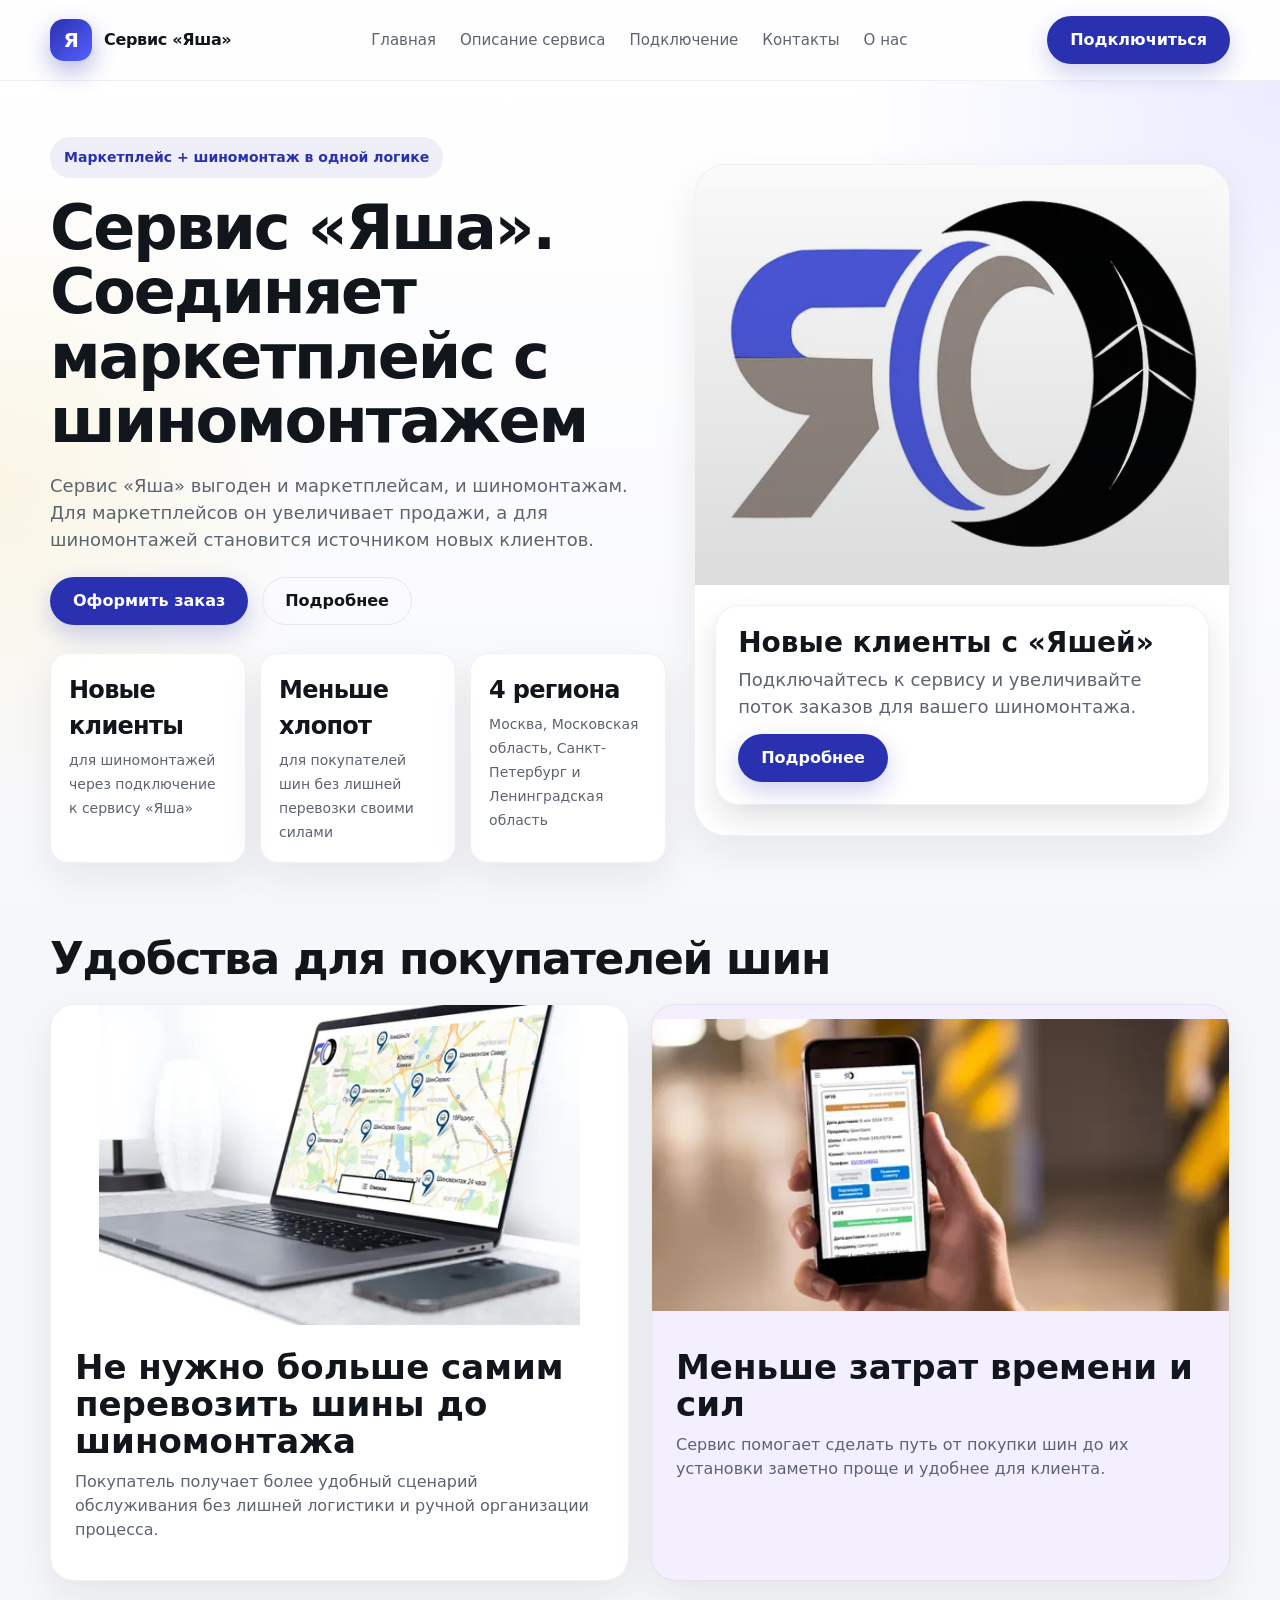
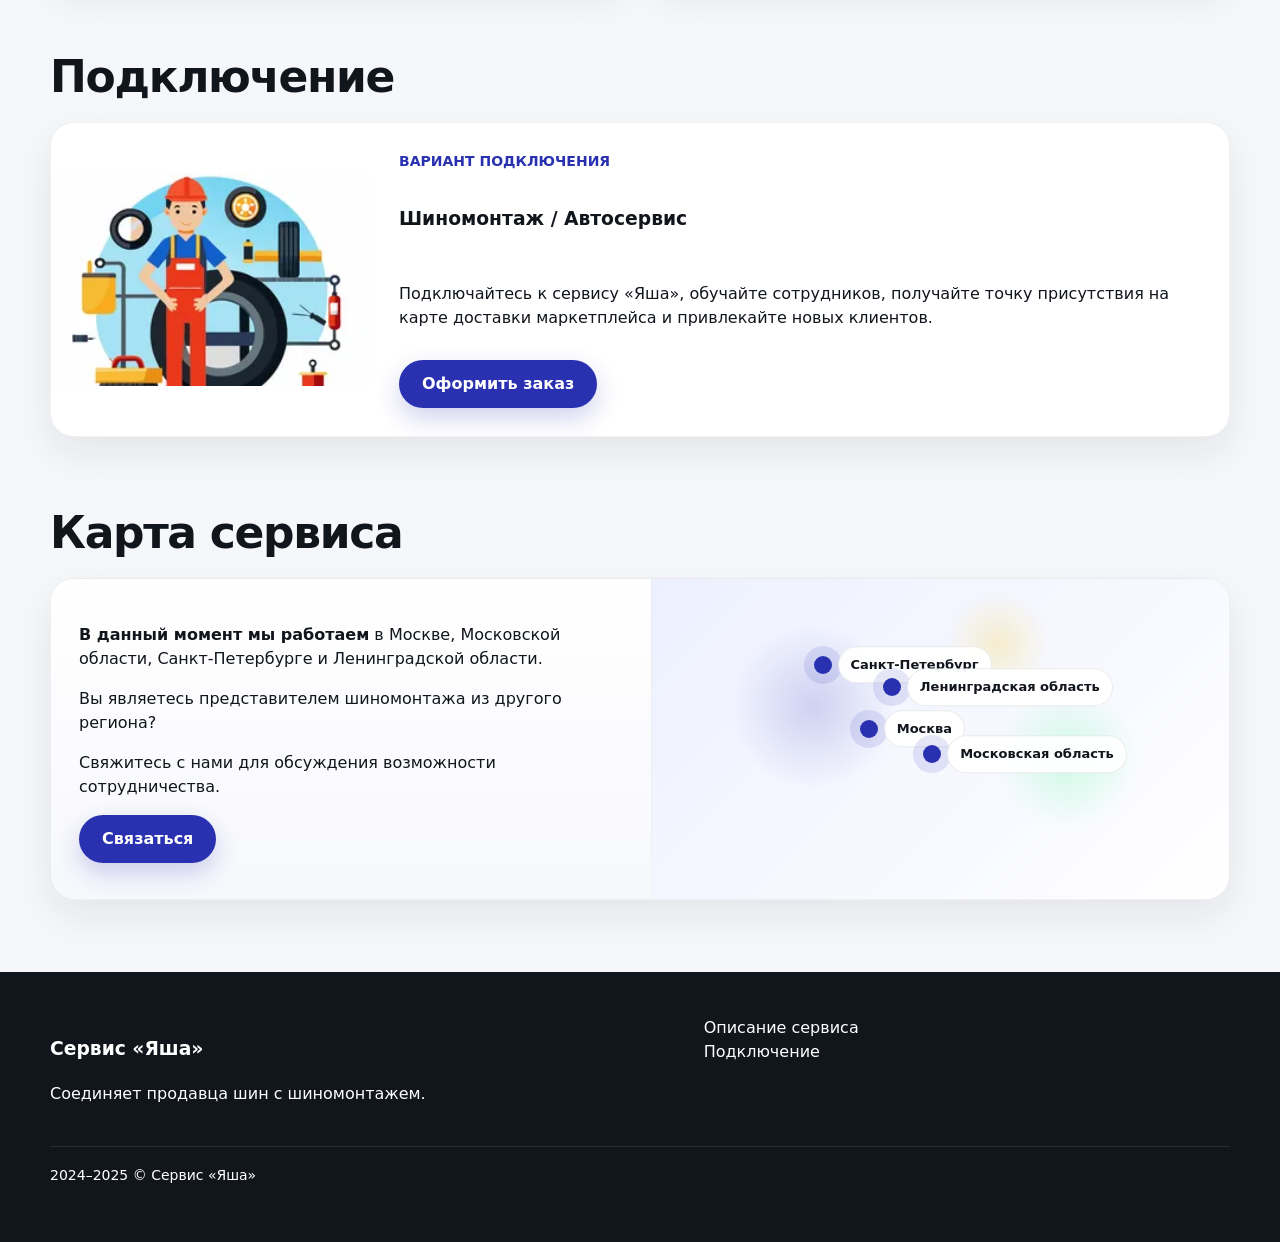
<file: index.html>
<!DOCTYPE html>
<html lang="ru">
<head>
  <meta charset="UTF-8" />
  <meta name="viewport" content="width=device-width, initial-scale=1.0" />
  <title>Сервис «Яша». Соединяет маркетплейс с шиномонтажем</title>
  <meta name="description" content="Сервис «Яша» выгоден и маркетплейсам, и шиномонтажам. Для маркетплейсов он увеличивает продажи, а для шиномонтажей становится источником новых клиентов." />
  <meta name="theme-color" content="#ffffff" />



<!-- Yandex.Metrika counter -->
<script type="text/javascript">
    (function(m,e,t,r,i,k,a){
        m[i]=m[i]||function(){(m[i].a=m[i].a||[]).push(arguments)};
        m[i].l=1*new Date();
        for (var j = 0; j < document.scripts.length; j++) {if (document.scripts[j].src === r) { return; }}
        k=e.createElement(t),a=e.getElementsByTagName(t)[0],k.async=1,k.src=r,a.parentNode.insertBefore(k,a)
    })(window, document,'script','https://mc.yandex.ru/metrika/tag.js', 'ym');

    ym(98740916, 'init', {webvisor:true, clickmap:true, referrer: document.referrer, url: location.href, accurateTrackBounce:true, trackLinks:true});
</script>
<noscript><div><img src="https://mc.yandex.ru/watch/98740916" style="position:absolute; left:-9999px;" alt="" /></div></noscript>
<!-- /Yandex.Metrika counter -->


</head>
<body>
<header class="site-header">
  <link rel="icon" type="image/png" href="/favicon.png">
    <link rel="stylesheet" href="/css/style.css">
  <div class="container site-header__row">

    <a class="brand" href="/" aria-label="Сервис Яша">
      <span class="brand__mark">Я</span>
      <span>Сервис «Яша»</span>
    </a>

    <nav class="nav">
      <a href="/">Главная</a>
      <a href="/page/1750865">Описание сервиса</a>
      <a href="/services">Подключение</a>
      <a href="/contacts">Контакты</a>
      <a href="/about_us">О нас</a>
    </nav>

    <a class="button" href="/services">Подключиться</a>

  </div>
</header>

  <main id="top">
    <section class="hero" id="hero">
      <div class="container hero__grid">
        <div>
          <span class="badge">Маркетплейс + шиномонтаж в одной логике</span>
          <h1>Сервис «Яша». Соединяет маркетплейс с шиномонтажем</h1>
          <p>
            Сервис «Яша» выгоден и маркетплейсам, и шиномонтажам. Для маркетплейсов он увеличивает продажи, а для шиномонтажей становится источником новых клиентов.
          </p>
          <div class="hero__actions">
            <a class="button" href="/services">Оформить заказ</a>
            <a class="button button--ghost" href="/page/1750865">Подробнее</a>
          </div>

          <div class="hero__stats" aria-label="Преимущества сервиса">
            <div class="stat">
              <strong>Новые клиенты</strong>
              <span>для шиномонтажей через подключение к сервису «Яша»</span>
            </div>
            <div class="stat">
              <strong>Меньше хлопот</strong>
              <span>для покупателей шин без лишней перевозки своими силами</span>
            </div>
            <div class="stat">
              <strong>4 региона</strong>
              <span>Москва, Московская область, Санкт-Петербург и Ленинградская область</span>
            </div>
          </div>
        </div>

        <div class="hero-card" aria-hidden="true">
          <div class="hero-card__image"></div>
          <div class="hero-card__overlay">
            <h3>Новые клиенты с «Яшей»</h3>
            <p>Подключайтесь к сервису и увеличивайте поток заказов для вашего шиномонтажа.</p>
            <a class="button" href="/services">Подробнее</a>
          </div>
        </div>
      </div>
    </section>

    <section class="section" id="about">
      <div class="container">
        <div class="section__head">
          <div>
            <h2>Удобства для покупателей шин</h2>
          </div>
          <p>
            
          </p>
        </div>

        <div class="grid-2">
          <article class="feature">
            <div class="feature__media" style="background-image:url('/images/yasha_laptop.webp');"></div>
            <div class="feature__body">
              <h3>Не нужно больше самим перевозить шины до шиномонтажа</h3>
              <p>Покупатель получает более удобный сценарий обслуживания без лишней логистики и ручной организации процесса.</p>
            </div>
          </article>

          <article class="feature feature--soft">
            <div class="feature__media" style="background-image:url('/images/yasha_smartphone.webp');"></div>
            <div class="feature__body">
              <h3>Меньше затрат времени и сил</h3>
              <p>Сервис помогает сделать путь от покупки шин до их установки заметно проще и удобнее для клиента.</p>
            </div>
          </article>
        </div>
      </div>
    </section>

    <section class="section" id="services">
      <div class="container">
        <div class="section__head">
          <div>
            <h2>Подключение</h2>
          </div>
          
        </div>

        <article class="service-card">
          <div class="service-card__inner">
            <div class="service-card__image" aria-hidden="true"></div>
            <div class="service-card__content">
              <div class="service-card__eyebrow">Вариант подключения</div>
              <h3>Шиномонтаж / Автосервис</h3>
              <p>
                Подключайтесь к сервису «Яша», обучайте сотрудников, получайте точку присутствия на карте доставки маркетплейса и привлекайте новых клиентов.
              </p>
              <div>
                <a class="button" href="/contacts">Оформить заказ</a>
              </div>
            </div>
          </div>
        </article>
      </div>
    </section>

    <section class="section" id="coverage">
      <div class="container">
        <div class="section__head">
          <div>
            <h2>Карта сервиса</h2>
          </div>
          
        </div>

        <div class="map-card">
          <div class="map-card__body">
            <p><strong>В данный момент мы работаем</strong> в Москве, Московской области, Санкт-Петербурге и Ленинградской области.</p>
            <p>Вы являетесь представителем шиномонтажа из другого региона?</p>
            <p>Свяжитесь с нами для обсуждения возможности сотрудничества.</p>
            <a class="button" href="/contacts">Связаться</a>
          </div>
          <div class="map-card__visual" aria-hidden="true">
            <div class="pin pin--spb" data-label="Санкт-Петербург"></div>
            <div class="pin pin--lo" data-label="Ленинградская область"></div>
            <div class="pin pin--moscow" data-label="Москва"></div>
            <div class="pin pin--mo" data-label="Московская область"></div>
          </div>
        </div>
      </div>
    </section>
  </main>

  <footer class="footer" id="contacts">
    <div class="container">
      <div class="footer__grid">
        <div>
          <h3>Сервис «Яша»</h3>
          <p>Соединяет продавца шин с шиномонтажем.</p>
        </div>
        <div>
          <ul>
            <li><a href="/page/1750865">Описание сервиса</a></li>
            <li><a href="/services">Подключение</a></li>
         </ul>
        </div>
      </div>

      <div class="footer__bottom">
        <span>2024–2025 © Сервис «Яша»</span>
      </div>
    </div>
  </footer>
</body>
</html>
</file>
<file: css/style.css>
:root {
  --bg: #f6f7fb;
  --surface: #ffffff;
  --surface-alt: #f4efff;
  --text: #11151c;
  --muted: #5d6470;
  --line: #e6e8ef;
  --primary: #2a31b0;
  --primary-hover: #1f2590;
  --accent: #f5c30c;
  --dark: #11151c;
  --success: #0cf574;
  --shadow: 0 16px 40px rgba(17, 21, 28, 0.08);
  --radius: 24px;
  --radius-sm: 18px;
  --container: 1180px;
}

* { box-sizing: border-box; }
html { scroll-behavior: smooth; }

body {
  margin: 0;
  font-family: Inter, system-ui, -apple-system, BlinkMacSystemFont, "Segoe UI", Roboto, Arial, sans-serif;
  color: var(--text);
  background: var(--bg);
  line-height: 1.5;
}

img { max-width: 100%; display: block; }
a { color: inherit; text-decoration: none; }

.container {
  width: min(var(--container), calc(100% - 32px));
  margin: 0 auto;
}

/* Header */

.site-header {
  position: sticky;
  top: 0;
  z-index: 50;
  backdrop-filter: blur(16px);
  background: rgba(255, 255, 255, 0.88);
  border-bottom: 1px solid rgba(17, 21, 28, 0.06);
}

.site-header__row {
  display: flex;
  align-items: center;
  justify-content: space-between;
  gap: 24px;
  padding: 16px 0;
}

.brand {
  display: inline-flex;
  align-items: center;
  gap: 12px;
  font-weight: 800;
  letter-spacing: -0.02em;
}

.brand__mark {
  width: 42px;
  height: 42px;
  border-radius: 14px;
  display: grid;
  place-items: center;
  color: white;
  font-size: 20px;
  background: linear-gradient(135deg, #2a31b0, #5560ff);
  box-shadow: 0 10px 24px rgba(42, 49, 176, 0.35);
}

.nav {
  display: flex;
  align-items: center;
  gap: 24px;
  color: var(--muted);
  font-size: 15px;
}

.nav a:hover { color: var(--accent); }

/* Buttons */

.button {
  display: inline-flex;
  align-items: center;
  justify-content: center;
  gap: 10px;
  min-height: 48px;
  padding: 0 22px;
  border-radius: 999px;
  border: 1px solid transparent;
  background: var(--primary);
  color: #fff;
  font-weight: 700;
  transition: .2s ease;
  box-shadow: 0 10px 24px rgba(42, 49, 176, 0.22);
}

.button:hover {
  transform: translateY(-1px);
  background: var(--primary-hover);
}

.button--ghost {
  background: transparent;
  color: var(--text);
  border-color: var(--line);
  box-shadow: none;
}

.button--ghost:hover {
  background: #fff;
  border-color: #d7dbe7;
}

/* Hero */

.hero {
  padding: 56px 0 36px;
  background:
    radial-gradient(circle at top right, rgba(85, 96, 255, 0.12), transparent 28%),
    radial-gradient(circle at left center, rgba(245, 195, 12, 0.10), transparent 24%),
    linear-gradient(180deg, #ffffff 0%, #f7f8fc 100%);
}

.hero__grid {
  display: grid;
  grid-template-columns: 1.15fr 1fr;
  gap: 28px;
  align-items: center;
}

.badge {
  display: inline-flex;
  align-items: center;
  gap: 10px;
  padding: 10px 14px;
  border-radius: 999px;
  background: rgba(42, 49, 176, 0.08);
  color: var(--primary);
  font-size: 14px;
  font-weight: 700;
}

.hero h1 {
  margin: 18px 0 18px;
  font-size: clamp(34px, 6vw, 62px);
  line-height: 1.04;
  letter-spacing: -0.035em;
  max-width: 12ch;
}

.hero p {
  margin: 0 0 24px;
  max-width: 62ch;
  color: var(--muted);
  font-size: 18px;
}

.hero__actions {
  display: flex;
  flex-wrap: wrap;
  gap: 14px;
  margin-bottom: 28px;
}

.hero__stats {
  display: grid;
  grid-template-columns: repeat(3, 1fr);
  gap: 14px;
}

.stat {
  background: rgba(255,255,255,0.9);
  border: 1px solid rgba(17,21,28,0.06);
  border-radius: 18px;
  padding: 18px;
  box-shadow: var(--shadow);
}

.stat strong {
  display: block;
  font-size: 24px;
  letter-spacing: -0.03em;
  margin-bottom: 4px;
}

.stat span {
  color: var(--muted);
  font-size: 14px;
}

.hero-card {
  position: relative;
  background: var(--surface);
  border: 1px solid rgba(17,21,28,0.06);
  border-radius: 32px;
  overflow: hidden;
  box-shadow: var(--shadow);
  padding-bottom: 10px;
}

.hero-card__image {
  position: relative;
  height: 420px;
  inset: 0;
  background:
    linear-gradient(180deg, rgba(17,21,28,0.02), rgba(17,21,28,0.15)),
    url('/images/yasha_logo.webp') center/contain no-repeat;
}

.hero-card__overlay {
  position: relative;
  margin: 20px;
  background: rgba(255,255,255,0.95);
  backdrop-filter: blur(12px);
  border: 1px solid rgba(17,21,28,0.06);
  border-radius: 24px;
  padding: 22px;
  box-shadow: 0 14px 30px rgba(17,21,28,0.12);
}

.hero-card__overlay h3 {
  margin: 0 0 8px;
  font-size: 28px;
  line-height: 1.1;
}

.hero-card__overlay p {
  margin: 0 0 14px;
  color: var(--muted);
}

/* Sections */

.section { padding: 36px 0; }

.section__head {
  display: flex;
  align-items: end;
  justify-content: space-between;
  gap: 18px;
  margin-bottom: 22px;
}

.section__head h1,
.section__head h2 {
  margin: 0;
  font-size: clamp(28px, 4vw, 44px);
  line-height: 1.08;
  letter-spacing: -0.03em;
}

.section__head p {
  margin: 0;
  max-width: 56ch;
  color: var(--muted);
}

.grid-2 {
  display: grid;
  grid-template-columns: repeat(2, 1fr);
  gap: 22px;
}

/* Cards */

.feature,
.content-card,
.info-card,
.contact-card,
.service-card,
.map-card {
  overflow: hidden;
  border-radius: var(--radius);
  background: var(--surface);
  border: 1px solid rgba(17, 21, 28, 0.06);
  box-shadow: var(--shadow);
}

.feature--soft { background: var(--surface-alt); }

.feature__media {
  height: 320px;
  background-position: center;
  background-size: contain;
  background-repeat: no-repeat;
}

.feature__body,
.content-card__body,
.info-card__body,
.contact-card__body { padding: 24px; }

.feature h3,
.content-card h3,
.info-card h3,
.contact-card h3 {
  margin: 0 0 10px;
  font-size: clamp(24px, 3vw, 34px);
  line-height: 1.08;
}

.feature p,
.content-card p,
.info-card p,
.contact-card p {
  margin: 0 0 14px;
  color: var(--muted);
}

.service-card__inner {
  display: grid;
  grid-template-columns: 320px 1fr;
}

.service-card__image {
  min-height: 240px;
  background: url('/images/yasha_service.webp') center/contain no-repeat;
}

.service-card__content {
  padding: 28px;
  display: flex;
  flex-direction: column;
  justify-content: center;
  gap: 14px;
}

.service-card__eyebrow {
  color: var(--primary);
  font-weight: 700;
  font-size: 14px;
  text-transform: uppercase;
}

.map-card {
  display: grid;
  grid-template-columns: 1fr 1fr;
  gap: 22px;
  background: linear-gradient(180deg, #ffffff, #f7f8fc);
}

.map-card__body { padding: 28px; }

.map-card__visual {
  position: relative;
  min-height: 320px;
  background:
    radial-gradient(circle at 28% 40%, rgba(42,49,176,0.18), transparent 18%),
    radial-gradient(circle at 72% 56%, rgba(12,245,116,0.18), transparent 16%),
    radial-gradient(circle at 60% 20%, rgba(245,195,12,0.20), transparent 12%),
    linear-gradient(135deg, #edf0ff 0%, #ffffff 100%);
    border-left: 1px solid rgba(17,21,28,0.06);
}

.pin {
  position: absolute;
  width: 18px;
  height: 18px;
  border-radius: 999px;
  background: var(--primary);
  box-shadow: 0 0 0 10px rgba(42,49,176,0.12);
}

.pin::after {
  content: attr(data-label);
  position: absolute;
  left: 24px;
  top: 50%;
  transform: translateY(-50%);
  white-space: nowrap;
  background: rgba(255,255,255,0.94);
  border: 1px solid rgba(17,21,28,0.08);
  padding: 8px 12px;
  border-radius: 999px;
  font-size: 13px;
  font-weight: 700;
  color: var(--text);
}

.pin--moscow { top: 44%; left: 36%; }
.pin--mo { top: 52%; left: 47%; }
.pin--spb { top: 24%; left: 28%; }
.pin--lo { top: 31%; left: 40%; }



/* Footer */

.footer {
  padding: 44px 0 56px;
  margin-top: 36px;
  background: var(--dark);
  color: white;
}

.footer__grid {
  display: grid;
  grid-template-columns: 1.2fr 1fr;
  gap: 22px;
}

.footer ul {
  margin: 0;
  padding: 0;
  list-style: none;
}

.footer a:hover { color: var(--success); }

.footer__bottom {
  margin-top: 24px;
  padding-top: 18px;
  border-top: 1px solid rgba(255,255,255,0.1);
  display: flex;
  justify-content: space-between;
  font-size: 14px;
}

/* Responsive */

@media (max-width: 960px) {
  .hero__grid,
  .grid-2,
  .service-card__inner,
  .map-card,
  .footer__grid {
    grid-template-columns: 1fr;
  }

  .hero-card { min-height: 460px; }

  .service-card__image { min-height: 220px; }
}

@media (max-width: 760px) {
  .nav { display: none; }

  .hero { padding-top: 28px; }

  .hero__stats { grid-template-columns: 1fr; }
}



.info-card__body {
  padding: 28px;
}

.info-card h3 {
  margin: 0 0 12px;
  font-size: clamp(24px, 3vw, 34px);
  line-height: 1.08;
  letter-spacing: -0.03em;
}

.info-card p {
  margin: 0 0 14px;
  color: var(--muted);
  font-size: 18px;
  line-height: 1.7;
}

.info-card p:last-child {
  margin-bottom: 0;
}


.contact-card {
  background: #fff;
  border: 1px solid rgba(17,21,28,0.06);
  border-radius: 28px;
  box-shadow: var(--shadow);
  overflow: hidden;
}

.contact-card__body {
  padding: 28px;
}

.contact-card h3 {
  margin: 0 0 12px;
  font-size: clamp(24px, 3vw, 34px);
  line-height: 1.08;
  letter-spacing: -0.03em;
}

.contact-card p {
  margin: 0 0 14px;
  color: var(--muted);
  font-size: 18px;
  line-height: 1.7;
}

.contact-card .button {
  margin-top: 8px;
}

.content-card {
  background: #fff;
  border: 1px solid rgba(17,21,28,0.06);
  border-radius: 28px;
  box-shadow: var(--shadow);
  overflow: hidden;
}

.content-card__body {
  padding: 28px;
}

.content-card h3 {
  margin: 0 0 12px;
  font-size: clamp(24px, 3vw, 34px);
  line-height: 1.08;
  letter-spacing: -0.03em;
}

.content-card p {
  margin: 0 0 14px;
  color: var(--muted);
  font-size: 18px;
  line-height: 1.7;
}

.content-card p:last-child {
  margin-bottom: 0;
}

.content-card .button {
  margin-top: 8px;
}

.section {
  padding: 36px 0;
}

.section__head {
  display: flex;
  align-items: end;
  justify-content: space-between;
  gap: 18px;
  margin-bottom: 22px;
}

.section__head h1,
.section__head h2 {
  margin: 0;
  font-size: clamp(28px, 4vw, 44px);
  line-height: 1.08;
  letter-spacing: -0.03em;
}

.section__head p {
  margin: 0;
  max-width: 56ch;
  color: var(--muted);
  font-size: 18px;
  line-height: 1.7;
}

.benefit-icon {
  width: 240px;
  height: auto;
}


.section__lead {
  background: linear-gradient(90deg,#f5f7ff,#eef2ff);
  padding: 18px 22px;
  border-radius: 14px;
  font-size: 18px;
  line-height: 1.6;
  margin-top: 16px;
  border-left: 4px solid #6366f1;
}
</file>
